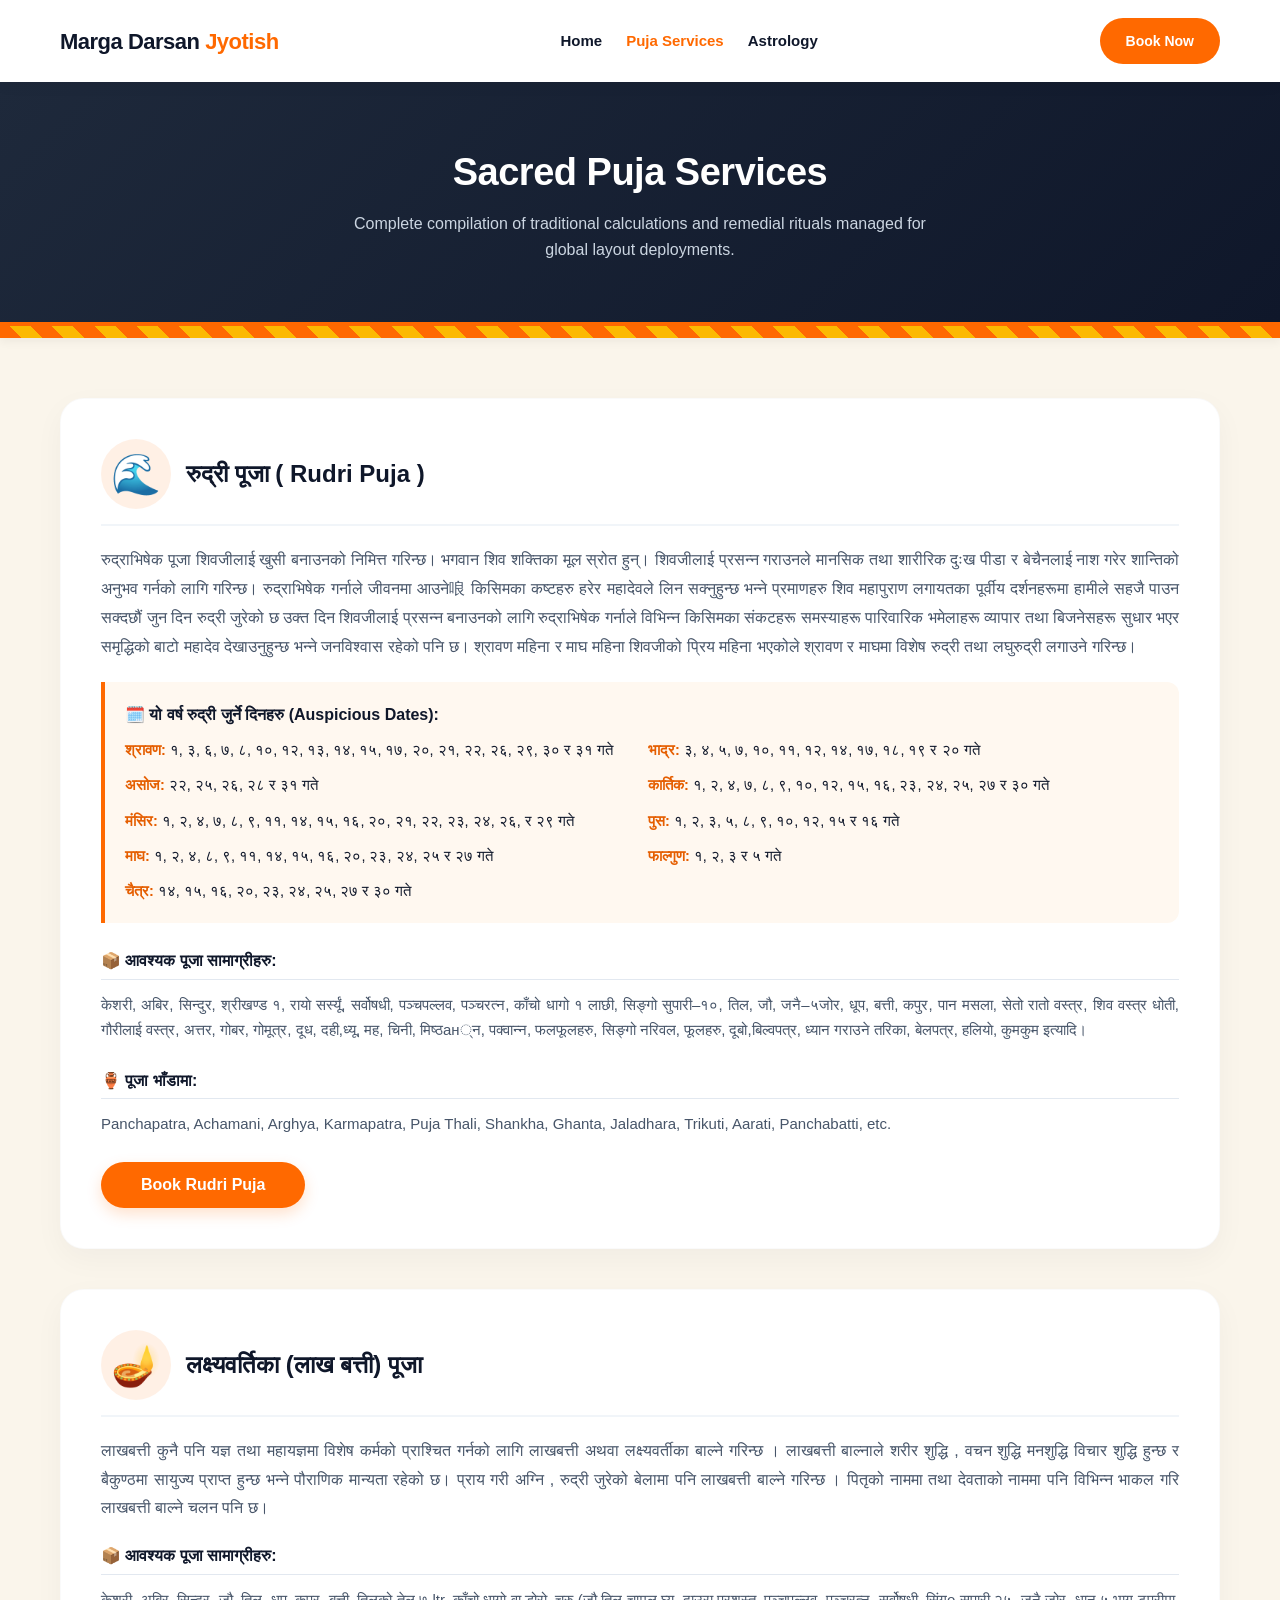
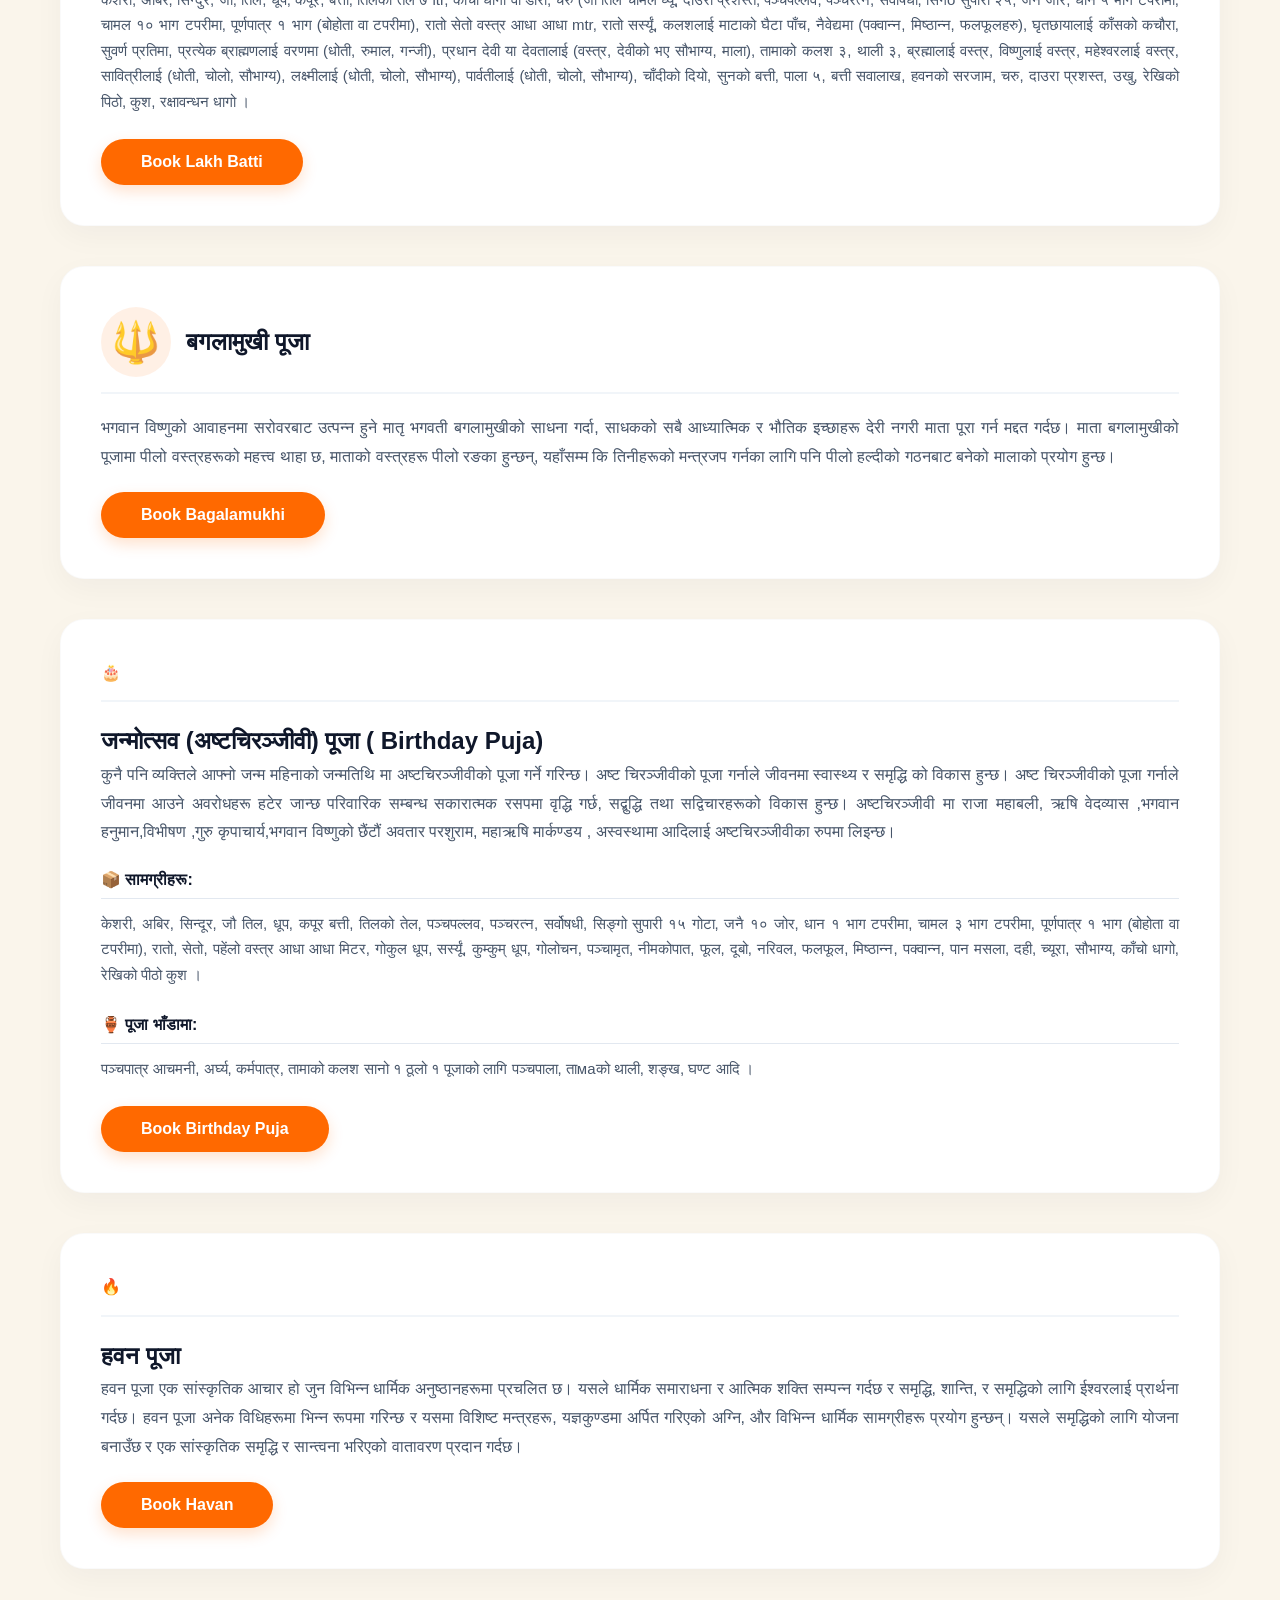
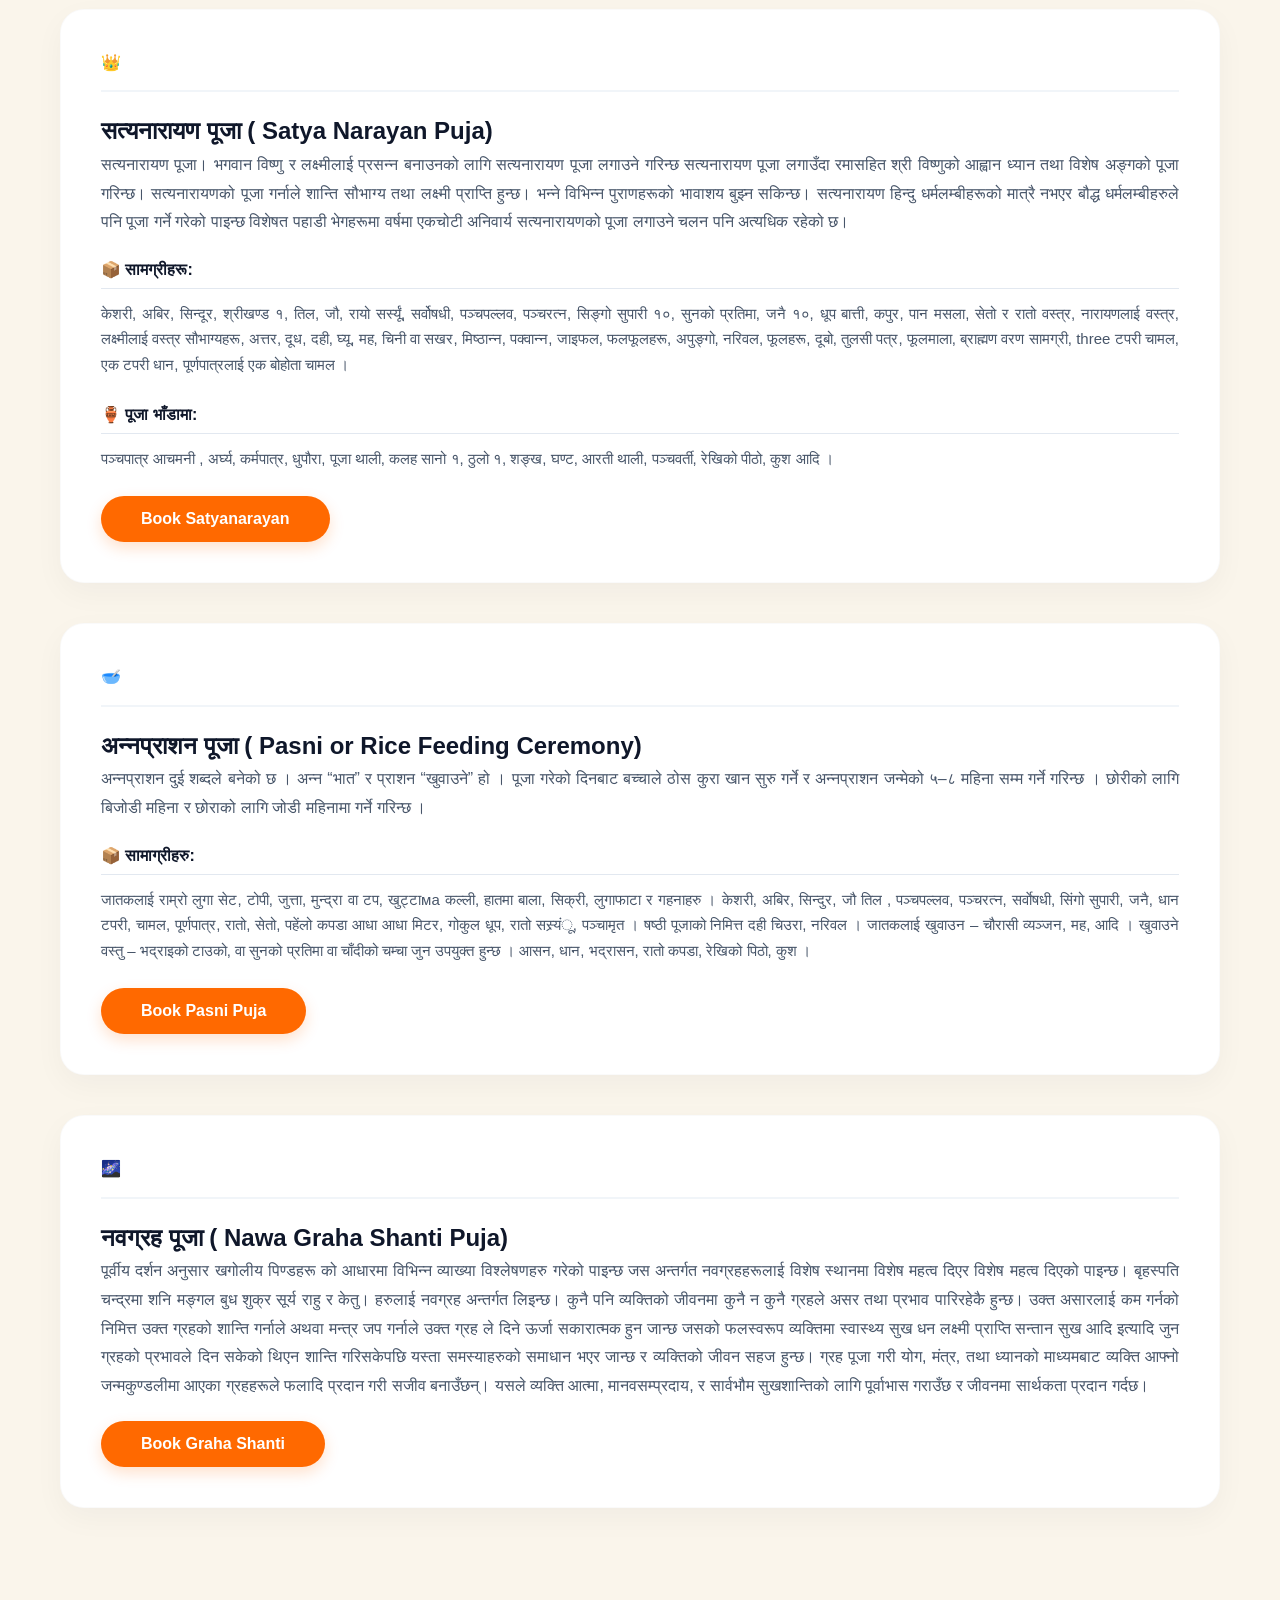
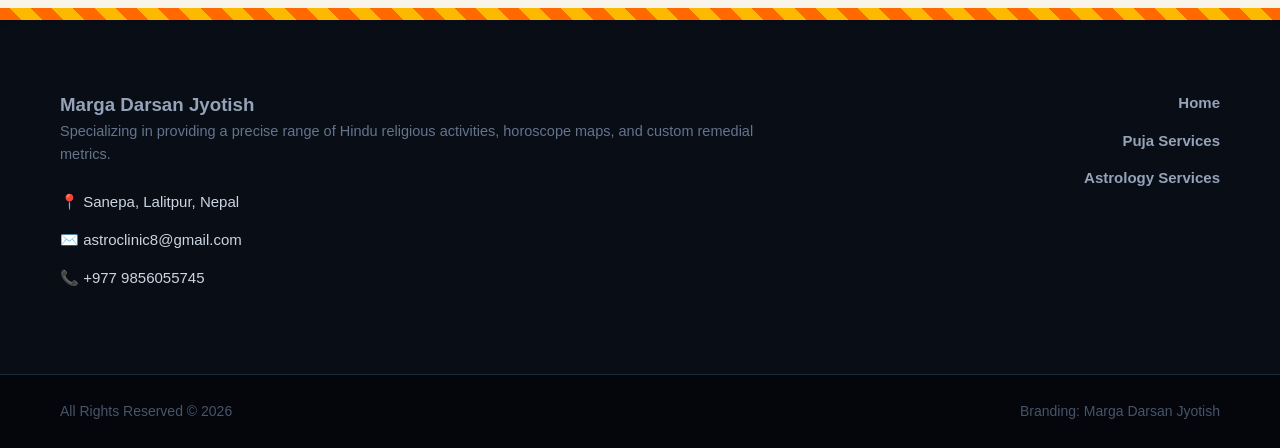
<file: services.html>
<!DOCTYPE html>
<html class="no-js" lang="en-US">
<head>
    <meta charset="UTF-8">
    <meta name="viewport" content="width=device-width, initial-scale=1.0, maximum-scale=1.0, user-scalable=no">
    <title>Puja Services | Marga Darsan Jyotish</title>
    <meta name="description" content="Explore our extensive puja services at Marga Darsan Jyotish made to fulfill all your spiritual needs and bring peace and prosperity to your life."/>
    
    <style>
        :root {
            --orange: #ff6900;
            --orange-hover: #e55e00;
            --amber: #fcb900;
            --navy: #0f172a;
            --white: #ffffff;
            --gray-text: #475569;
            --bg-cream: #faf5eb;
            --phone-green: #22c55e;
        }

        * {
            box-sizing: border-box;
            margin: 0;
            padding: 0;
            font-family: -apple-system, BlinkMacSystemFont, "Segoe UI", Roboto, sans-serif;
            -webkit-tap-highlight-color: transparent;
        }

        html {
            scroll-behavior: smooth;
        }

        body {
            background-color: #ffffff;
            color: var(--navy);
            line-height: 1.6;
        }

        .container {
            width: 100%;
            max-width: 1200px;
            margin: 0 auto;
            padding: 0 20px;
        }

        /* ================= NAV BAR ================= */
        .header_section {
            background: var(--white);
            padding: 18px 0;
            position: sticky;
            top: 0;
            z-index: 1000;
            box-shadow: 0 2px 15px rgba(0,0,0,0.06);
        }

        .header_box {
            display: flex;
            justify-content: space-between;
            align-items: center;
        }

        .logo-text {
            font-size: 22px;
            font-weight: 800;
            letter-spacing: -0.5px;
            color: var(--navy);
            text-decoration: none;
            z-index: 1002;
        }

        .logo-text span {
            color: var(--orange);
        }

        .header_menu ul {
            display: flex;
            gap: 24px;
            list-style: none;
        }

        .header_menu ul li a {
            text-decoration: none;
            color: var(--navy);
            font-weight: 700;
            font-size: 15px;
            transition: color 0.2s;
        }

        .header_menu ul li a:hover, .header_menu ul li a.active {
            color: var(--orange);
        }

        .header_btn .text {
            background: var(--orange);
            color: var(--white);
            padding: 12px 26px;
            border-radius: 36px;
            font-weight: 700;
            font-size: 14px;
            cursor: pointer;
            transition: all 0.2s ease;
        }

        .header_btn .text:hover {
            background: var(--orange-hover);
            transform: translateY(-1px);
        }

        .menu_bar_box {
            display: none;
            cursor: pointer;
            z-index: 1002;
            background: none;
            border: none;
            outline: none;
        }

        .menu_bar {
            display: flex;
            flex-direction: column;
            gap: 5px;
            width: 25px;
        }

        .menu_bar span {
            display: block;
            width: 100%;
            height: 3px;
            background: var(--navy);
            border-radius: 2px;
            transition: all 0.3s ease;
        }

        .menu_bar_box.open .one { transform: rotate(45deg) translate(5px, 6px); }
        .menu_bar_box.open .two { opacity: 0; }
        .menu_bar_box.open .three { transform: rotate(-45deg) translate(5px, -6px); }

        /* ================= MOBILE menu OVERLAY ================= */
        .mobile_menu_overlay {
            position: fixed;
            top: 0; left: 0; width: 100%; height: 100vh;
            background: var(--white);
            z-index: 1001;
            display: flex;
            flex-direction: column;
            justify-content: center;
            align-items: center;
            transform: translateX(100%);
            transition: transform 0.4s cubic-bezier(0.4, 0, 0.2, 1);
        }

        .mobile_menu_overlay.open {
            transform: translateX(0);
        }

        .mobile_menu_overlay ul {
            list-style: none;
            text-align: center;
            display: flex;
            flex-direction: column;
            gap: 25px;
        }

        .mobile_menu_overlay ul li a {
            text-decoration: none;
            color: var(--navy);
            font-size: 22px;
            font-weight: 800;
        }

        /* ================= HERO HEADER ================= */
        .sub-hero {
            background: linear-gradient(135deg, #1e293b 0%, #0f172a 100%);
            color: var(--white);
            padding: 60px 0;
            text-align: center;
            border-bottom: 4px solid var(--orange);
        }

        .sub-hero h1 {
            font-size: 38px;
            font-weight: 800;
            letter-spacing: -0.5px;
            margin-bottom: 8px;
        }

        .sub-hero p {
            color: #cbd5e1;
            font-size: 16px;
            max-width: 600px;
            margin: 0 auto;
        }

        .marigold-band {
            height: 12px;
            background: repeating-linear-gradient(45deg, var(--orange), var(--orange) 15px, var(--amber) 15px, var(--amber) 30px);
            box-shadow: 0 4px 10px rgba(0,0,0,0.05);
            position: relative;
            z-index: 10;
        }

        /* ================= PUJA SECTION FRAMES ================= */
        .puja-services-main {
            padding: 60px 0;
            background: var(--bg-cream);
        }

        .puja-frame-card {
            background: var(--white);
            border-radius: 24px;
            padding: 40px;
            margin-bottom: 40px;
            box-shadow: 0 10px 30px rgba(15, 23, 42, 0.04);
            border: 1px solid rgba(15, 23, 42, 0.02);
        }

        .puja-frame-header {
            display: flex;
            align-items: center;
            gap: 15px;
            margin-bottom: 20px;
            border-bottom: 2px solid #f1f5f9;
            padding-bottom: 15px;
        }

        .puja-frame-avatar {
            font-size: 40px;
            background: rgba(255, 105, 0, 0.1);
            width: 70px; height: 70px;
            display: flex; align-items: center; justify-content: center;
            border-radius: 50%;
        }

        .puja-frame-header h2 {
            font-size: 24px;
            font-weight: 800;
            color: var(--navy);
        }

        .puja-description {
            font-size: 16px;
            color: var(--gray-text);
            line-height: 1.8;
            margin-bottom: 20px;
            text-align: justify;
        }

        .dates-section {
            background: #fff8f0;
            border-left: 4px solid var(--orange);
            padding: 20px;
            border-radius: 0 12px 12px 0;
            margin-bottom: 25px;
        }

        .dates-section h4 {
            font-size: 16px;
            font-weight: 800;
            margin-bottom: 12px;
            color: var(--navy);
        }

        .dates-grid {
            display: grid;
            grid-template-columns: repeat(2, 1fr);
            gap: 12px;
            font-size: 14.5px;
        }

        .month-dates strong {
            color: var(--orange-hover);
        }

        .samagri-section {
            margin-bottom: 25px;
        }

        .samagri-section h4 {
            font-size: 16px;
            font-weight: 800;
            margin-bottom: 12px;
            color: var(--navy);
            border-bottom: 1px solid #e2e8f0;
            padding-bottom: 5px;
        }

        .samagri-text {
            font-size: 15px;
            color: var(--gray-text);
            line-height: 1.7;
            text-align: justify;
        }

        .btn-frame-book {
            background: var(--orange);
            color: var(--white);
            border: none;
            padding: 14px 40px;
            border-radius: 30px;
            font-size: 16px;
            font-weight: 700;
            cursor: pointer;
            box-shadow: 0 6px 15px rgba(255, 105, 0, 0.2);
            transition: background 0.2s;
        }

        .btn-frame-book:hover {
            background: var(--orange-hover);
        }

        /* ================= BOTTOM DESIGN STUFF ================= */
        .our_vision_section {
            padding: 80px 20px;
            color: var(--white);
            text-align: center;
            background: linear-gradient(135deg, var(--orange) 0%, #ea580c 100%);
        }

        .our_vision_box h3 { font-size: 30px; font-weight: 800; margin-bottom: 15px; }
        .our_vision_box p { font-size: 16px; max-width: 800px; margin: 0 auto; color: #ffedd5; }

        .orangesection {
            background: var(--navy);
            color: var(--white);
            padding: 60px 20px;
            text-align: center;
        }

        .know_more_box h3 { font-size: 24px; font-weight: 800; margin-bottom: 24px; letter-spacing: -0.5px; }

        .btn-call-banner {
            display: inline-flex;
            align-items: center;
            gap: 10px;
            background: var(--phone-green);
            color: white;
            text-decoration: none;
            padding: 16px 36px;
            border-radius: 30px;
            font-weight: 700;
            font-size: 16px;
            box-shadow: 0 10px 20px rgba(34, 197, 94, 0.25);
        }

        .footer_section {
            background: #090d16;
            color: #94a3b8;
            padding: 70px 0;
        }

        .footer_box {
            display: grid;
            grid-template-columns: 2fr 1fr;
            gap: 60px;
        }

        .footer_logo_box h3 { color: #fff; font-size: 26px; font-weight: 800; margin-bottom: 15px; }
        .footer_logo_box h3 span { color: var(--orange); }
        .footer_text p { margin-bottom: 24px; font-size: 14.5px; color: #64748b; }

        .footer_contact_deails ul { list-style: none; }
        .footer_contact_deails ul li { margin-bottom: 14px; font-size: 15px; color: #cbd5e1; }

        .footer_menu ul { list-style: none; display: flex; flex-direction: column; gap: 12px; align-items: flex-end;}
        .footer_menu ul li a { color: #94a3b8; text-decoration: none; font-size: 15px; font-weight: 600;}

        .copyright_section {
            background: #04060b;
            color: #475569;
            padding: 25px 0;
            font-size: 14px;
            border-top: 1px solid #1e293b;
        }

        .copyright_box { display: flex; justify-content: space-between; }

        .sticky-action-bar {
            position: fixed;
            bottom: 0; left: 0; right: 0;
            background: #ffffff;
            box-shadow: 0 -10px 30px rgba(0,0,0,0.08);
            display: grid;
            grid-template-columns: 1fr 1fr;
            gap: 12px;
            padding: 14px 16px;
            z-index: 999;
        }

        .bar-btn-call {
            background: var(--phone-green);
            color: #ffffff;
            text-decoration: none;
            display: flex;
            align-items: center;
            justify-content: center;
            height: 50px;
            border-radius: 30px;
            font-size: 15px;
            font-weight: 700;
        }

        .bar-btn-book {
            background: var(--orange);
            color: #ffffff;
            border: none;
            border-radius: 30px;
            font-size: 15px;
            font-weight: 700;
            cursor: pointer;
        }

        /* ================= POPUP OVERLAY MODAL ================= */
        .modal-overlay {
            position: fixed;
            top: 0; left: 0; right: 0; bottom: 0;
            background: rgba(15, 23, 42, 0.6);
            backdrop-filter: blur(4px);
            z-index: 10000;
            display: none;
            justify-content: center;
            align-items: center;
            padding: 16px;
        }

        .modal-card {
            background: #ffffff;
            width: 100%;
            max-width: 460px;
            max-height: 85vh;
            overflow-y: auto;
            border-radius: 24px;
            padding: 30px;
            position: relative;
            box-shadow: 0 25px 50px -12px rgba(0,0,0,0.15);
        }

        .close-modal {
            position: absolute;
            top: 18px; right: 18px;
            font-size: 26px; cursor: pointer; color: #94a3b8; font-weight: bold;
        }

        .form-group { margin-bottom: 16px; }
        .grid-split { display: grid; grid-template-columns: 1fr 1fr; gap: 12px; }
        label { display: block; font-size: 12px; font-weight: 700; margin-bottom: 5px; text-transform: uppercase; color: var(--navy);}
        input, select, textarea { width: 100%; height: 50px; padding: 0 16px; font-size: 16px; border: 1px solid #cbd5e1; border-radius: 10px; outline: none; background: #f8fafc; color: var(--navy); }
        textarea { height: auto; padding: 12px; }
        input:focus, textarea:focus { border-color: var(--orange); background: #fff; box-shadow: 0 0 0 4px rgba(255, 105, 0, 0.1); }
        .btn-submit { width: 100%; height: 52px; background: var(--orange); color: #ffffff; border: none; border-radius: 30px; font-size: 16px; font-weight: 700; cursor: pointer; margin-top: 5px; }

        @media (max-width: 768px) {
            .header_menu, .header_btn { display: none; }
            .menu_bar_box { display: block; }
            .puja-services-main { padding: 40px 0; }
            .puja-frame-card { padding: 24px; margin-bottom: 25px; }
            .puja-frame-header h2 { font-size: 20px; }
            .dates-grid { grid-template-columns: 1fr; gap: 8px; }
            .footer_box { grid-template-columns: 1fr; gap: 40px; }
            .footer_menu ul { align-items: flex-start; }
            .slider-text-grid h2 { font-size: 32px; }
            .copyright_box { flex-direction: column; gap: 10px; text-align: center; }
            body { padding-bottom: 80px; }
        }

        @media (min-width: 769px) {
            .sticky-action-bar { display: none; }
        }
    </style>
</head>
<body>

    <!-- Header layout -->
    <header class="header_section">
        <div class="container header_box">
            <a href="index.html" class="logo-text">Marga Darsan <span>Jyotish</span></a>
            <nav class="header_menu">
                <ul>
                    <li><a href="index.html">Home</a></li>
                    <li><a href="#" class="active">Puja Services</a></li>
                    <li><a href="index.html#rabin-pangeni">Astrology</a></li>
                </ul>
            </nav>
            <div class="header_btn" onclick="openPujaModal('General Page Button')">
                <div class="text">Book Now</div>
            </div>
            <button class="menu_bar_box" id="menuToggleBtn" onclick="toggleMobileMenu()">
                <div class="menu_bar">
                    <span class="one"></span><span class="two"></span><span class="three"></span>
                </div>
            </button>
        </div>
    </header>

    <div class="mobile_menu_overlay" id="mobileDrawerOverlay">
        <ul>
            <li><a href="index.html" onclick="toggleMobileMenu()">Home</a></li>
            <li><a href="#" onclick="toggleMobileMenu()">Puja Services</a></li>
            <li><a href="index.html#rabin-pangeni" onclick="toggleMobileMenu()">Astrology</a></li>
        </ul>
    </div>

    <section class="sub-hero">
        <div class="container">
            <h1>Sacred Puja Services</h1>
            <p>Complete compilation of traditional calculations and remedial rituals managed for global layout deployments.</p>
        </div>
    </section>

    <div class="marigold-band"></div>

    <main class="puja-services-main">
        <div class="container">
            
            <!-- 1. RUDRY PUJA FRAME -->
            <div class="puja-frame-card">
                <div class="puja-frame-header">
                    <div class="puja-frame-avatar">🌊</div>
                    <h2>रुद्री पूजा ( Rudri Puja )</h2>
                </div>
                <div class="puja-description">
                    <p>रुद्राभिषेक पूजा शिवजीलाई खुसी बनाउनको निमित्त गरिन्छ। भगवान शिव शक्तिका मूल स्रोत हुन्। शिवजीलाई प्रसन्न गराउनले मानसिक तथा शारीरिक दुःख पीडा र बेचैनलाई नाश गरेर शान्तिको अनुभव गर्नको लागि गरिन्छ। रुद्राभिषेक गर्नाले जीवनमा आउने哴 किसिमका कष्टहरु हरेर महादेवले लिन सक्नुहुन्छ भन्ने प्रमाणहरु शिव महापुराण लगायतका पूर्वीय दर्शनहरूमा हामीले सहजै पाउन सक्दछौं जुन दिन रुद्री जुरेको छ उक्त दिन शिवजीलाई प्रसन्न बनाउनको लागि रुद्राभिषेक गर्नाले विभिन्न किसिमका संकटहरू समस्याहरू पारिवारिक भमेलाहरू व्यापार तथा बिजनेसहरू सुधार भएर समृद्धिको बाटो महादेव देखाउनुहुन्छ भन्ने जनविश्वास रहेको पनि छ। श्रावण महिना र माघ महिना शिवजीको प्रिय महिना भएकोले श्रावण र माघमा विशेष रुद्री तथा लघुरुद्री लगाउने गरिन्छ।</p>
                </div>
                <div class="dates-section">
                    <h4>🗓️ यो वर्ष रुद्री जुर्ने दिनहरु (Auspicious Dates):</h4>
                    <div class="dates-grid">
                        <div class="month-dates"><strong>श्रावण:</strong> १, ३, ६, ७, ८, १०, १२, १३, १४, १५, १७, २०, २१, २२, २६, २९, ३० र ३१ गते</div>
                        <div class="month-dates"><strong>भाद्र:</strong> ३, ४, ५, ७, १०, ११, १२, १४, १७, १८, १९ र २० गते</div>
                        <div class="month-dates"><strong>असोज:</strong> २२, २५, २६, २८ र ३१ गते</div>
                        <div class="month-dates"><strong>कार्तिक:</strong> १, २, ४, ७, ८, ९, १०, १२, १५, १६, २३, २४, २५, २७ र ३० गते</div>
                        <div class="month-dates"><strong>मंसिर:</strong> १, २, ४, ७, ८, ९, ११, १४, १५, १६, २०, २१, २२, २३, २४, २६, र २९ गते</div>
                        <div class="month-dates"><strong>पुस:</strong> १, २, ३, ५, ८, ९, १०, १२, १५ र १६ गते</div>
                        <div class="month-dates"><strong>माघ:</strong> १, २, ४, ८, ९, ११, १४, १५, १६, २०, २३, २४, २५ र २७ गते</div>
                        <div class="month-dates"><strong>फाल्गुण:</strong> १, २, ३ र ५ गते</div>
                        <div class="month-dates"><strong>चैत्र:</strong> १४, १५, १६, २०, २३, २४, २५, २७ र ३० गते</div>
                    </div>
                </div>
                <div class="samagri-section">
                    <h4>📦 आवश्यक पूजा सामाग्रीहरु:</h4>
                    <div class="samagri-text">केशरी, अबिर, सिन्दुर, श्रीखण्ड १, रायाे सर्स्यूं, सर्वोषधी, पञ्चपल्लव, पञ्चरत्न, काँचो धागो १ लाछी, सिङ्गो सुपारी–१०, तिल, जौ, जनै–५जोर, धूप, बत्ती, कपुर, पान मसला, सेतो रातो वस्त्र, शिव वस्त्र धोती, गौरीलाई वस्त्र, अत्तर, गोबर, गोमूत्र, दूध, दही,ध्यू, मह, चिनी, मिष्ठан्न, पक्वान्न, फलफूलहरु, सिङ्गो नरिवल, फूलहरु, दूबो,बिल्वपत्र, ध्यान गराउने तरिका, बेलपत्र, हलियाे, कुमकुम इत्यादि।</div>
                </div>
                <div class="samagri-section">
                    <h4>🏺 पूजा भाँडामा:</h4>
                    <div class="samagri-text">Panchapatra, Achamani, Arghya, Karmapatra, Puja Thali, Shankha, Ghanta, Jaladhara, Trikuti, Aarati, Panchabatti, etc.</div>
                </div>
                <button class="btn-frame-book" onclick="openPujaModal('Rudri Puja')">Book Rudri Puja</button>
            </div>

            <!-- 2. LAKH BATTI PUJA FRAME -->
            <div class="puja-frame-card">
                <div class="puja-frame-header">
                    <div class="puja-frame-avatar">🪔</div>
                    <h2>लक्ष्यवर्तिका (लाख बत्ती) पूजा</h2>
                </div>
                <div class="puja-description">
                    <p>लाखबत्ती कुनै पनि यज्ञ तथा महायज्ञमा विशेष कर्मको प्राश्चित गर्नको लागि लाखबत्ती अथवा लक्ष्यवर्तीका बाल्ने गरिन्छ । लाखबत्ती बाल्नाले शरीर शुद्धि , वचन शुद्धि मनशुद्धि विचार शुद्धि हुन्छ र बैकुण्ठमा सायुज्य प्राप्त हुन्छ भन्ने पौराणिक मान्यता रहेको छ। प्राय गरी अग्नि , रुद्री जुरेको बेलामा पनि लाखबत्ती बाल्ने गरिन्छ । पितृको नाममा तथा देवताको नाममा पनि विभिन्न भाकल गरि लाखबत्ती बाल्ने चलन पनि छ।</p>
                </div>
                <div class="samagri-section">
                    <h4>📦 आवश्यक पूजा सामाग्रीहरु:</h4>
                    <div class="samagri-text">केशरी, अबिर, सिन्दुर, जौ, तिल, धूप, कपूर, बत्ती, तिलको तेल ७ ltr, काँचो धागो वा डोरो, चरु (जौ तिल चामल घ्यू, दाउरा प्रशस्त, पञ्चपल्लव, पञ्चरत्न, सर्वोषधी, सिंगο सुपारी २५, जनै जोर, धान ५ भाग टपरीमा, चामल १० भाग टपरीमा, पूर्णपात्र १ भाग (बोहोता वा टपरीमा), रातो सेतो वस्त्र आधा आधा mtr, रातो सर्स्यूं, कलशलाई माटाको घैटा पाँच, नैवेद्यमा (पक्वान्न, मिष्ठान्न, फलफूलहरु), घृतछायालाई काँसको कचौरा, सुवर्ण प्रतिमा, प्रत्येक ब्राह्मणलाई वरणमा (धोती, रुमाल, गन्जी), प्रधान देवी या देवतालाई (वस्त्र, देवीको भए सौभाग्य, माला), तामाको कलश ३, थाली ३, ब्रह्मालाई वस्त्र, विष्णुलाई वस्त्र, महेश्वरलाई वस्त्र, सावित्रीलाई (धोती, चोलो, सौभाग्य), लक्ष्मीलाई (धोती, चोलो, सौभाग्य), पार्वतीलाई (धोती, चोलो, सौभाग्य), चाँदीको दियो, सुनको बत्ती, पाला ५, बत्ती सवालाख, हवनको सरजाम, चरु, दाउरा प्रशस्त, उखु, रेखिको पिठो, कुश, रक्षावन्धन धागो ।</div>
                </div>
                <button class="btn-frame-book" onclick="openPujaModal('Lakh Batti Puja')">Book Lakh Batti</button>
            </div>

            <!-- 3. BAGALAMUKHI PUJA FRAME -->
            <div class="puja-frame-card">
                <div class="puja-frame-header">
                    <div class="puja-frame-avatar">🔱</div>
                    <h2>बगलामुखी पूजा</h2>
                </div>
                <div class="puja-description">
                    <p>भगवान विष्णुको आवाहनमा सरोवरबाट उत्पन्न हुने मातृ भगवती बगलामुखीको साधना गर्दा, साधकको सबै आध्यात्मिक र भौतिक इच्छाहरू देरी नगरी माता पूरा गर्न मद्दत गर्दछ। माता बगलामुखीको पूजामा पीलो वस्त्रहरूको महत्त्व थाहा छ, माताको वस्त्रहरू पीलो रङका हुन्छन्, यहाँसम्म कि तिनीहरूको मन्त्रजप गर्नका लागि पनि पीलो हल्दीको गठनबाट बनेको मालाको प्रयोग हुन्छ।</p>
                </div>
                <button class="btn-frame-book" onclick="openPujaModal('Bagalamukhi Puja')">Book Bagalamukhi</button>
            </div>

            <!-- 4. BIRTHDAY PUJA FRAME -->
            <div class="puja-frame-card">
                <div class="puja-frame-header">🎂</div>
                <h2>जन्मोत्सव (अष्टचिरञ्जीवी) पूजा ( Birthday Puja)</h2>
                <div class="puja-description">
                    <p>कुनै पनि व्यक्तिले आफ्नो जन्म महिनाको जन्मतिथि मा अष्टचिरञ्जीवीको पूजा गर्ने गरिन्छ। अष्ट चिरञ्जीवीको पूजा गर्नाले जीवनमा स्वास्थ्य र समृद्धि को विकास हुन्छ। अष्ट चिरञ्जीवीको पूजा गर्नाले जीवनमा आउने अवरोधहरू हटेर जान्छ परिवारिक सम्बन्ध सकारात्मक रसपमा वृद्धि गर्छ, सद्बुद्धि तथा सद्विचारहरूको विकास हुन्छ। अष्टचिरञ्जीवी मा राजा महाबली, ऋषि वेदव्यास ,भगवान हनुमान,विभीषण ,गुरु कृपाचार्य,भगवान विष्णुको छैंटौं अवतार परशुराम, महाऋषि मार्कण्डय , अस्वस्थामा आदिलाई अष्टचिरञ्जीवीका रुपमा लिइन्छ।</p>
                </div>
                <div class="samagri-section">
                    <h4>📦 सामग्रीहरू:</h4>
                    <div class="samagri-text">केशरी, अबिर, सिन्दूर, जौ तिल, धूप, कपूर बत्ती, तिलको तेल, पञ्चपल्लव, पञ्चरत्न, सर्वोषधी, सिङ्गो सुपारी १५ गोटा, जनै १० जोर, धान १ भाग टपरीमा, चामल ३ भाग टपरीमा, पूर्णपात्र १ भाग (बोहोता वा टपरीमा), रातो, सेतो, पहेंलो वस्त्र आधा आधा मिटर, गोकुल धूप, सर्स्यूं, कुम्कुम् धूप, गोलोचन, पञ्चामृत, नीमकोपात, फूल, दूबो, नरिवल, फलफूल, मिष्ठान्न, पक्वान्न, पान मसला, दही, च्यूरा, सौभाग्य, काँचो धागो, रेखिको पीठो कुश ।</div>
                </div>
                <div class="samagri-section">
                    <h4>🏺 पूजा भाँडामा:</h4>
                    <div class="samagri-text">पञ्चपात्र आचमनी, अर्घ्य, कर्मपात्र, तामाको कलश सानो १ ठूलो १ पूजाको लागि पञ्चपाला, ताмаको थाली, शङ्ख, घण्ट आदि ।</div>
                </div>
                <button class="btn-frame-book" onclick="openPujaModal('Birthday Puja')">Book Birthday Puja</button>
            </div>

            <!-- 5. HAVAN PUJA FRAME -->
            <div class="puja-frame-card">
                <div class="puja-frame-header">🔥</div>
                <h2>हवन पूजा</h2>
                <div class="puja-description">
                    <p>हवन पूजा एक सांस्कृतिक आचार हो जुन विभिन्न धार्मिक अनुष्ठानहरूमा प्रचलित छ। यसले धार्मिक समाराधना र आत्मिक शक्ति सम्पन्न गर्दछ र समृद्धि, शान्ति, र समृद्धिको लागि ईश्वरलाई प्रार्थना गर्दछ। हवन पूजा अनेक विधिहरूमा भिन्न रूपमा गरिन्छ र यसमा विशिष्ट मन्त्रहरू, यज्ञकुण्डमा अर्पित गरिएको अग्नि, और विभिन्न धार्मिक सामग्रीहरू प्रयोग हुन्छन्। यसले समृद्धिको लागि योजना बनाउँछ र एक सांस्कृतिक समृद्धि र सान्त्वना भरिएको वातावरण प्रदान गर्दछ।</p>
                </div>
                <button class="btn-frame-book" onclick="openPujaModal('Havan Puja')">Book Havan</button>
            </div>

            <!-- 6. SATYANARAYAN PUJA FRAME -->
            <div class="puja-frame-card">
                <div class="puja-frame-header">👑</div>
                <h2>सत्यनारायण पूजा ( Satya Narayan Puja)</h2>
                <div class="puja-description">
                    <p>सत्यनारायण पूजा। भगवान विष्णु र लक्ष्मीलाई प्रसन्न बनाउनको लागि सत्यनारायण पूजा लगाउने गरिन्छ सत्यनारायण पूजा लगाउँदा रमासहित श्री विष्णुको आह्वान ध्यान तथा विशेष अङ्गको पूजा गरिन्छ। सत्यनारायणको पूजा गर्नाले शान्ति सौभाग्य तथा लक्ष्मी प्राप्ति हुन्छ। भन्ने विभिन्न पुराणहरूको भावाशय बुझ्न सकिन्छ। सत्यनारायण हिन्दु धर्मलम्बीहरूको मात्रै नभएर बौद्ध धर्मलम्बीहरुले पनि पूजा गर्ने गरेको पाइन्छ विशेषत पहाडी भेगहरूमा वर्षमा एकचोटी अनिवार्य सत्यनारायणको पूजा लगाउने चलन पनि अत्यधिक रहेको छ।</p>
                </div>
                <div class="samagri-section">
                    <h4>📦 सामग्रीहरू:</h4>
                    <div class="samagri-text">केशरी, अबिर, सिन्दूर, श्रीखण्ड १, तिल, जौ, रायो सर्स्यूं, सर्वोषधी, पञ्चपल्लव, पञ्चरत्न, सिङ्गो सुपारी १०, सुनको प्रतिमा, जनै १०, धूप बात्ती, कपुर, पान मसला, सेतो र रातो वस्त्र, नारायणलाई वस्त्र, लक्ष्मीलाई वस्त्र सौभाग्यहरू, अत्तर, दूध, दही, घ्यू, मह, चिनी वा सखर, मिष्ठान्न, पक्वान्न, जाइफल, फलफूलहरू, अपुङ्गो, नरिवल, फूलहरू, दूबो, तुलसी पत्र, फूलमाला, ब्राह्मण वरण सामग्री, three टपरी चामल, एक टपरी धान, पूर्णपात्रलाई एक बोहोता चामल ।</div>
                </div>
                <div class="samagri-section">
                    <h4>🏺 पूजा भाँडामा:</h4>
                    <div class="samagri-text">पञ्चपात्र आचमनी , अर्घ्य, कर्मपात्र, धुपौरा, पूजा थाली, कलह सानो १, ठुलो १, शङ्ख, घण्ट, आरती थाली, पञ्चवर्ती, रेखिको पीठो, कुश आदि ।</div>
                </div>
                <button class="btn-frame-book" onclick="openPujaModal('Satyanarayan Puja')">Book Satyanarayan</button>
            </div>

            <!-- 7. PASNI FRAME -->
            <div class="puja-frame-card">
                <div class="puja-frame-header">🥣</div>
                <h2>अन्नप्राशन पूजा ( Pasni or Rice Feeding Ceremony)</h2>
                <div class="puja-description">
                    <p>अन्नप्राशन दुई शब्दले बनेको छ । अन्न “भात” र प्राशन “खुवाउने” हो । पूजा गरेको दिनबाट बच्चाले ठोस कुरा खान सुरु गर्ने र अन्नप्राशन जन्मेको ५–८ महिना सम्म गर्ने गरिन्छ । छोरीको लागि बिजोडी महिना र छोराको लागि जोडी महिनामा गर्ने गरिन्छ ।</p>
                </div>
                <div class="samagri-section">
                    <h4>📦 सामाग्रीहरु:</h4>
                    <div class="samagri-text">जातकलाई राम्रो लुगा सेट, टोपी, जुत्ता, मुन्द्रा वा टप, खुट्टाма कल्ली, हातमा बाला, सिक्री, लुगाफाटा र गहनाहरु । केशरी, अबिर, सिन्दुर, जौ तिल , पञ्चपल्लव, पञ्चरत्न, सर्वाेषधी, सिंगो सुपारी, जनै, धान टपरी, चामल, पूर्णपात्र, रातो, सेतो, पहेंलो कपडा आधा आधा मिटर, गोकुल धूप, रातो सस्र्यंू, पञ्चामृत । षष्ठी पूजाको निमित्त दही चिउरा, नरिवल । जातकलाई खुवाउन – चौरासी व्यञ्जन, मह, आदि । खुवाउने वस्तु – भद्राइको टाउको, वा सुनको प्रतिमा वा चाँदीको चम्चा जुन उपयुक्त हुन्छ । आसन, धान, भद्रासन, रातो कपडा, रेखिको पिठो, कुश ।</div>
                </div>
                <button class="btn-frame-book" onclick="openPujaModal('Pasni Puja')">Book Pasni Puja</button>
            </div>

            <!-- 8. NAWA GRAHA FRAME -->
            <div class="puja-frame-card">
                <div class="puja-frame-header">🌌</div>
                <h2>नवग्रह पूजा ( Nawa Graha Shanti Puja)</h2>
                <div class="puja-description">
                    <p>पूर्वीय दर्शन अनुसार खगोलीय पिण्डहरू को आधारमा विभिन्न व्याख्या विश्लेषणहरु गरेको पाइन्छ जस अन्तर्गत नवग्रहहरूलाई विशेष स्थानमा विशेष महत्व दिएर विशेष महत्व दिएको पाइन्छ। बृहस्पति चन्द्रमा शनि मङ्गल बुध शुक्र सूर्य राहु र केतु। हरुलाई नवग्रह अन्तर्गत लिइन्छ। कुनै पनि व्यक्तिको जीवनमा कुनै न कुनै ग्रहले असर तथा प्रभाव पारिरहेकै हुन्छ। उक्त असारलाई कम गर्नको निमित्त उक्त ग्रहको शान्ति गर्नाले अथवा मन्त्र जप गर्नाले उक्त ग्रह ले दिने ऊर्जा सकारात्मक हुन जान्छ जसको फलस्वरूप व्यक्तिमा स्वास्थ्य सुख धन लक्ष्मी प्राप्ति सन्तान सुख आदि इत्यादि जुन ग्रहको प्रभावले दिन सकेको थिएन शान्ति गरिसकेपछि यस्ता समस्याहरुको समाधान भएर जान्छ र व्यक्तिको जीवन सहज हुन्छ। ग्रह पूजा गरी योग, मंत्र, तथा ध्यानको माध्यमबाट व्यक्ति आफ्नो जन्मकुण्डलीमा आएका ग्रहहरूले फलादि प्रदान गरी सजीव बनाउँछन्। यसले व्यक्ति आत्मा, मानवसम्प्रदाय, र सार्वभौम सुखशान्तिको लागि पूर्वाभास गराउँछ र जीवनमा सार्थकता प्रदान गर्दछ।</p>
                </div>
                <button class="btn-frame-book" onclick="openPujaModal('Nawa Graha Shanti')">Book Graha Shanti</button>
            </div>

        </div>
    </main>

    <div class="marigold-band"></div>

    <footer class="footer_section">
        <div class="container footer_box">
            <div class="footer_item_box left">
                <h3>Marga Darsan <span>Jyotish</span></h3>
                <div class="footer_text">
                    <p>Specializing in providing a precise range of Hindu religious activities, horoscope maps, and custom remedial metrics.</p>
                </div>
                <div class="footer_contact_deails">
                    <ul>
                        <li>📍 Sanepa, Lalitpur, Nepal</li>
                        <li>✉️ astroclinic8@gmail.com</li>
                        <li>📞 +977 9856055745</li>
                    </ul>
                </div>
            </div>
            <div class="footer_item_box right">
                <nav class="footer_menu">
                    <ul>
                        <li><a href="index.html">Home</a></li>
                        <li><a href="#">Puja Services</a></li>
                        <li><a href="index.html#rabin-pangeni">Astrology Services</a></li>
                    </ul>
                </nav>
            </div>
        </div>
    </footer>

    <section class="copyright_section">
        <div class="container copyright_box">
            <span>All Rights Reserved &copy; 2026</span>
            <span>Branding: Marga Darsan Jyotish</span>
        </div>
    </section>

    <div class="sticky-action-bar">
        <a href="tel:+9779856055745" class="bar-btn-call">📞 Call / WhatsApp</a>
        <button class="bar-btn-book" onclick="openPujaModal('Mobile Sticky Action Bar')">Book Online</button>
    </div>

    <!-- OVERLAY POPUP FORM COMPONENT -->
    <div class="modal-overlay" id="bookingModal">
        <div class="modal-card">
            <span class="close-modal" onclick="closePujaModal()">×</span>
            <h3 style="margin-bottom: 5px; color: var(--navy);">Puja Request Form</h3>
            <p style="font-size: 13px; color: var(--gray-text); margin-bottom: 20px;">Provide your contact parameters to schedule the sacred ritual.</p>
            
            <form action="https://formsubmit.co/astroclinic8@gmail.com" method="POST">
                <input type="hidden" name="_captcha" value="false">
                <input type="hidden" name="_template" value="table">
                <input type="hidden" id="automatedPujaTag" name="Selected Puja" value="">

                <div class="form-group">
                    <label>Full Name</label>
                    <input type="text" name="Client Name" required placeholder="e.g., Ram Sharma">
                </div>

                <div class="form-group">
                    <label>Email Address</label>
                    <input type="email" name="Email Address" required placeholder="e.g., ram@example.com">
                </div>

                <div class="form-group">
                    <label>Your Physical Address</label>
                    <input type="text" name="Physical Address" required placeholder="e.g., Sanepa, Lalitpur, Nepal">
                </div>

                <div class="form-group">
                    <label>Phone Number</label>
                    <input type="tel" name="Phone Number" required placeholder="98XXXXXXXX">
                </div>

                <div class="form-group">
                    <label>Preferred Execution Date & Time</label>
                    <input type="datetime-local" name="Requested Date and Time" required>
                </div>

                <div class="form-group">
                    <label>Additional Ritual Notes</label>
                    <textarea name="Special Requirements" rows="3" placeholder="Any specific requirements or instructions..."></textarea>
                </div>

                <button type="submit" class="btn-submit">Submit Booking Order</button>
            </form>
        </div>
    </div>

    <script>
        function openPujaModal(pujaName) {
            document.getElementById('automatedPujaTag').value = pujaName;
            const modal = document.getElementById('bookingModal');
            modal.style.display = 'flex';
            document.body.style.overflow = 'hidden';
        }

        function closePujaModal() {
            const modal = document.getElementById('bookingModal');
            modal.style.display = 'none';
            document.body.style.overflow = 'auto';
        }

        function toggleMobileMenu() {
            const button = document.getElementById('menuToggleBtn');
            const drawer = document.getElementById('mobileDrawerOverlay');
            button.classList.toggle('open');
            drawer.classList.toggle('open');
            if(drawer.classList.contains('open')) {
                document.body.style.overflow = 'hidden';
            } else {
                document.body.style.overflow = 'auto';
            }
        }
    </script>
</body>
</html>
</file>
